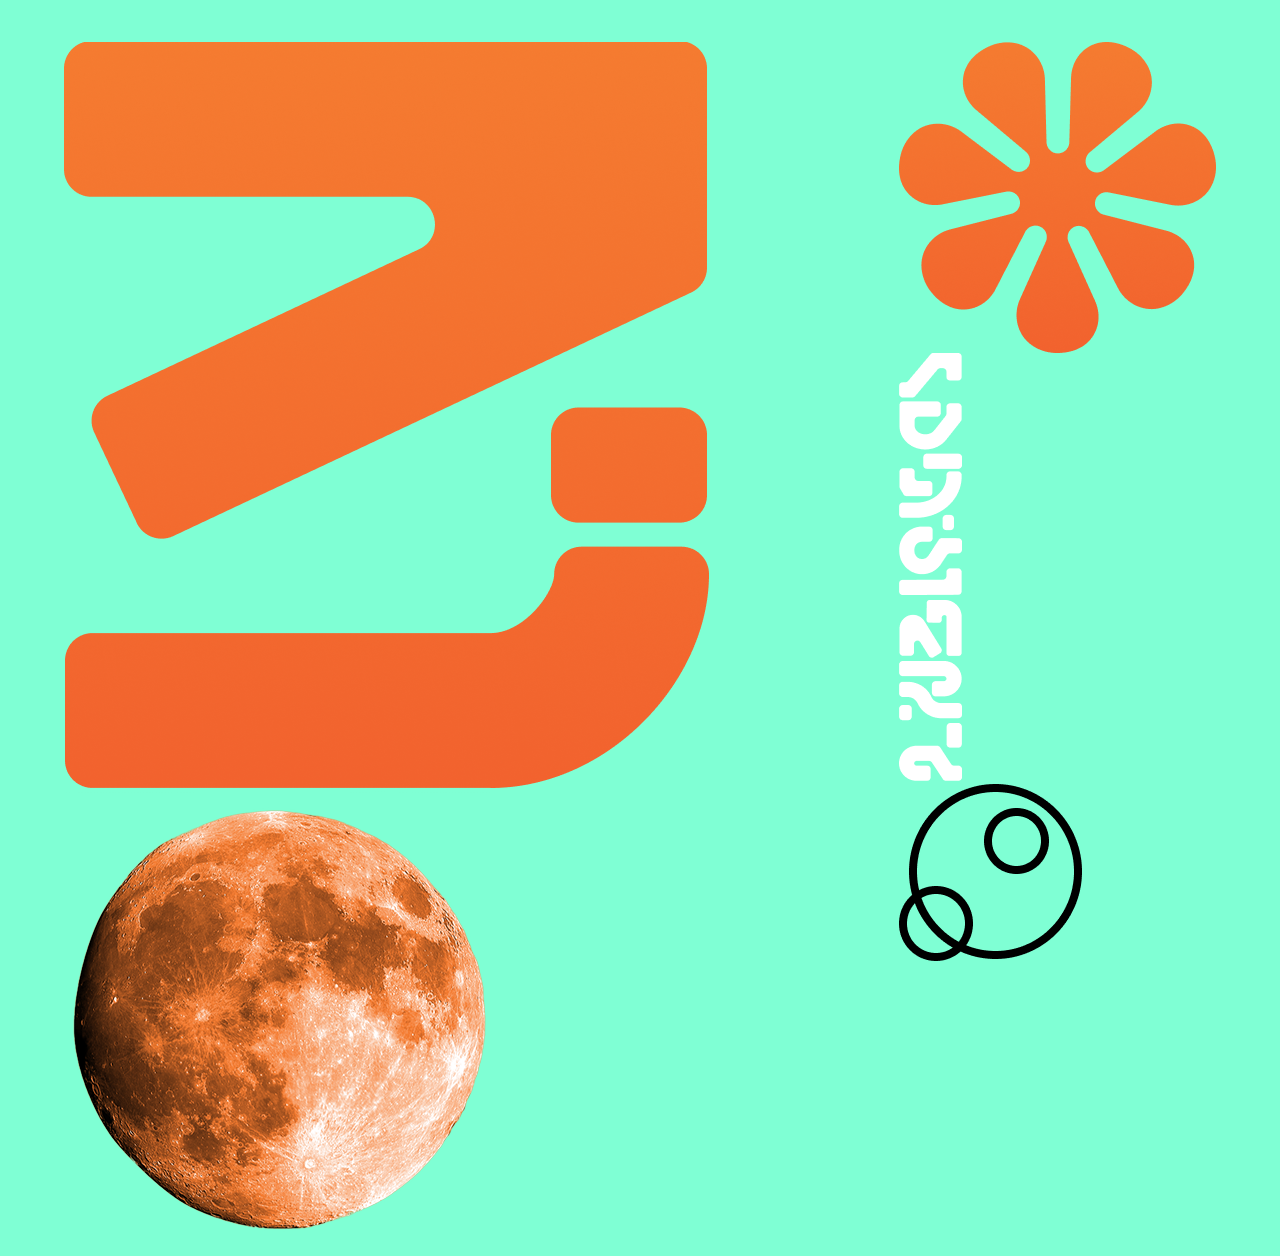
<file: index.html>
<!DOCTYPE html>
<html lang="en">
  <head>
    <meta charset="UTF-8" />
    <meta name="viewport" content="width=device-width, initial-scale=1.0" />
    <title>Webplakat</title>
    <link rel="stylesheet" href="stylesheet/style.css" />
  </head>
  <body>
    <!-- <img class="template" src="images/poster.png" alt="" /> -->
    <section id="block1">
      <div class="BigSquare1">
        <img class="glyph1" src="images/symbol 1.png" alt="" />
        <img class="moon" src="images/moon.png" alt="" />
      </div>

      <div class="BigSquare2">
        <div class="whiteSquare">
          <img class="flower" src="images/Vector.png" alt="" />
        </div>
        <div class="smallRow">
          <div class="square1">
            <img class="glyphRow" src="images/glyphs.png" alt="" />
          </div>
          <div class="square2">
            <img class="planet" src="images/planet.png" alt="" />
          </div>
        </div>
      </div>
    </section>
  </body>
</html>
</file>
<file: stylesheet/style.css>
@import "reset.css";
@import "fonts.css";
@import "layout.css";
@import "adaptive.css";
@import "animation.css";
</file>
